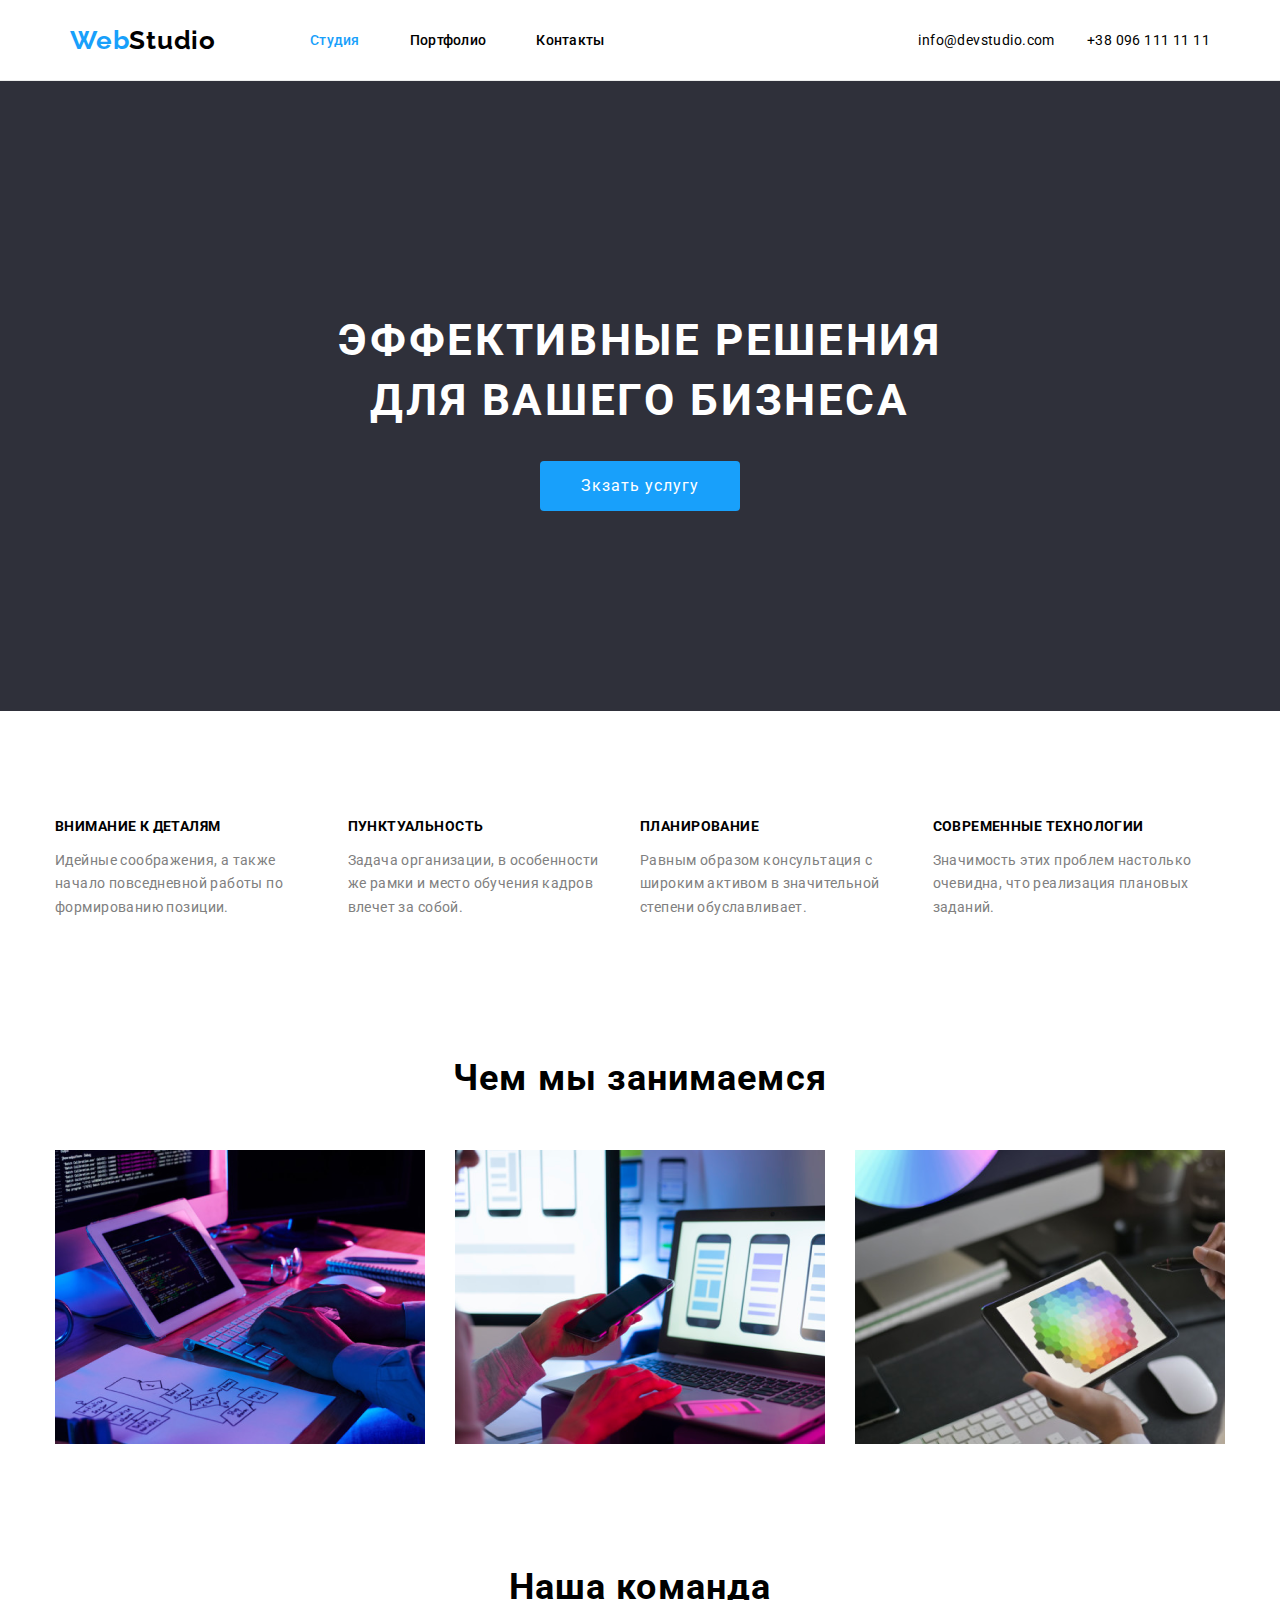
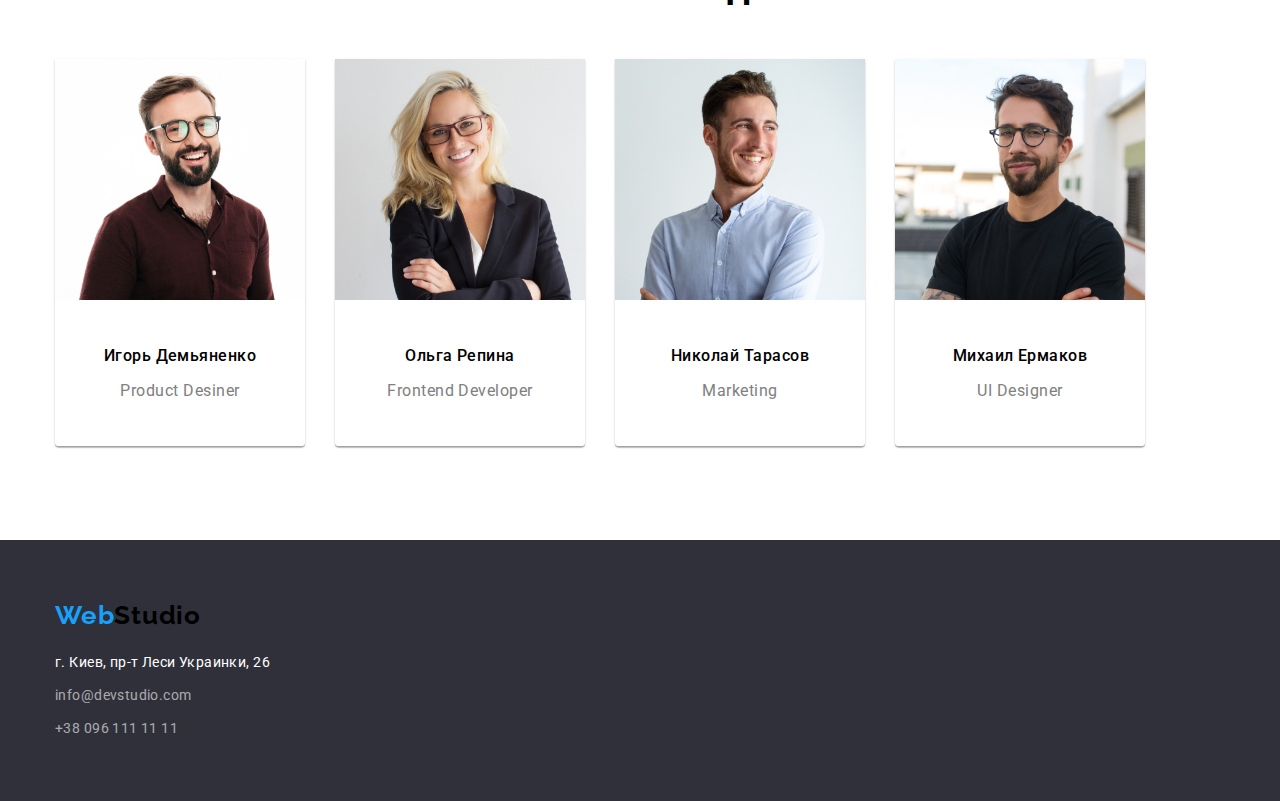
<file: index.html>
<!DOCTYPE html>
<html lang="en">
<head>
    <meta charset="UTF-8">
    <meta name="viewport" content="width=device-width, initial-scale=1.0">
    <title>Document</title>
<link rel="preconnect" href="https://fonts.gstatic.com">
<link
    href="https://fonts.googleapis.com/css2?family=Raleway:wght@400;700;900&family=Roboto:wght@400;500;700;900&display=swap"
    rel="stylesheet">
    <link rel="stylesheet" href="https://cdnjs.cloudflare.com/ajax/libs/modern-normalize/1.0.0/modern-normalize.min.css">
    <link rel="stylesheet" href="./style.css">
</head>
<body>
    <header class="page-header">
            <div class="container header flex">
         <nav class="container main-nav flex">    
            <a href="/" class="logo-web">Web<span class="logo-studio">Studio</span></a>

             <ul class="site-nav list flex">
                 <li class="nav-item"> 
                     <a class="nav-link current" href=""class="link">Студия</a></li>
                <li class="nav-item"> <a class="nav-link" href="./portfolio.html" class="link">Портфолио</a></li>
            <li class="nav-item"> <a class="nav-link" href="" class="link">Контакты</a></li>
            </ul>
            
            <ul class="auth-nav list flex">
                <li class="item"><a href=""class="link">info@devstudio.com</a></li>
                <li class="item"><a href=""class="link">+38 096 111 11 11</a></li>
            </ul>
            </nav>
        </div>
         </header>
         <main>
             <section class="hero">
                 <div class="hero-container">
                 <h1 class="main-title">Эффективные решения <br> для вашего бизнеса</h1>
               <a href="" class="btn-hero"> Зкзать услугу </a>
            </div>
             </section>
             <section class="section">
                 <div class="container advantages">
                 <ul class="advantages-list list">
                     <li class="item">
                         <h3 class="advantages-title">Внимание к деталям</h3>
                         <p class="advantages-contente">Идейные соображения, а также начало повседневной работы по формированию позиции.</p>
                     </li>
                    <li class="item">
                        <h3 class="advantages-title" >Пунктуальность</h3>
                        <p class="advantages-contente" >Задача организации, в особенности же рамки и место обучения кадров влечет за собой.</p>
                    </li>
                    <li class="item">
                        <h3 class="advantages-title" >Планирование</h3>
                        <p class="advantages-contente" >Равным образом консультация с широким активом в значительной степени обуславливает.</p>
                    </li>
                    <li class="item">
                        <h3 class="advantages-title">Современные технологии</h3>
                        <p class="advantages-contente">Значимость этих проблем настолько очевидна, что реализация плановых заданий.</p>
                    </li>
                 </ul>  
                </div>
             </section>
          
             <section class="section">
                 <div class="container">
                 <h2 class="section-title">Чем мы занимаемся</h2>
                 <ul class="activiti-list list flex">
                     <li class="activiti-item">
                         <img src="./img/box 1.png" alt="" width="370">
                     </li>
                     <li class="activiti-item" ><img src="./img/img.png" alt="" width="370" >

                     </li>
                     <li class="activiti-item"><img src="./img/img (1).png" alt="" width="370"></li>
                                                 
                </ul> 
             </section>
            <section>
                <div class="container comanda" >
                <h2 class="section-title">Наша команда</h2>
                <ul class="our-comanda list">
                    <li class="our-comanda-item">
                        <img src="./img/img.jpg" alt="Игорь Демьяненко" width="250">

                        <div class="comanda-card">

                        <h3 class="name">Игорь Демьяненко</h3>
                        <p class="profession">Product Desiner</p>

                       </div>
                    </li>
                    <li class="our-comanda-item">
                        <img src="./img/imgk.jpg" alt="Ольга Репина" width="250">

                        <div class="comanda-card">

                        <h3 class="name">Ольга Репина</h3>
                    <p class="profession">Frontend Developer</p>
                </div>
                </li>
                    <li class="our-comanda-item">
                        <img src="./img/img (1).jpg" alt="Николай Тарасов" width="250">

                        <div class="comanda-card" >
                        <h3 class="name">Николай Тарасов</h3>
                        <p class="profession">Marketing</p>
                    </div>
                    </li>
                    <li class="our-comanda-item">
                        <img src="./img/mi.jpg" alt="Михаил Ермаков" width="250">
                        <div class="comanda-card">
                        <h3 class="name">Михаил Ермаков</h3>
                        <p class="profession">UI Designer</p>
                    </div>
                    </li>
                </ul>
            </div>
            </section>
         </main>
         <footer class="page-footer">
           <div class="container">
                <a  href="/" class="logo-web">Web<span class="logo-studio">Studio</span></a>
            <address>
                <ul class="contact-footer list">
                    <li class="item">
                        <a class="address" href="">г. Киев, пр-т Леси Украинки, 26</a></li>
                    <li class="item">
                        <a class="contact-link" href="">info@devstudio.com</a></li>
                    <li class="item"><a class="contact-link" href="">+38 096 111 11 11</a></li>
                </ul>
            </address>
        </div>
         </footer>
        
</body>
</html>
</file>
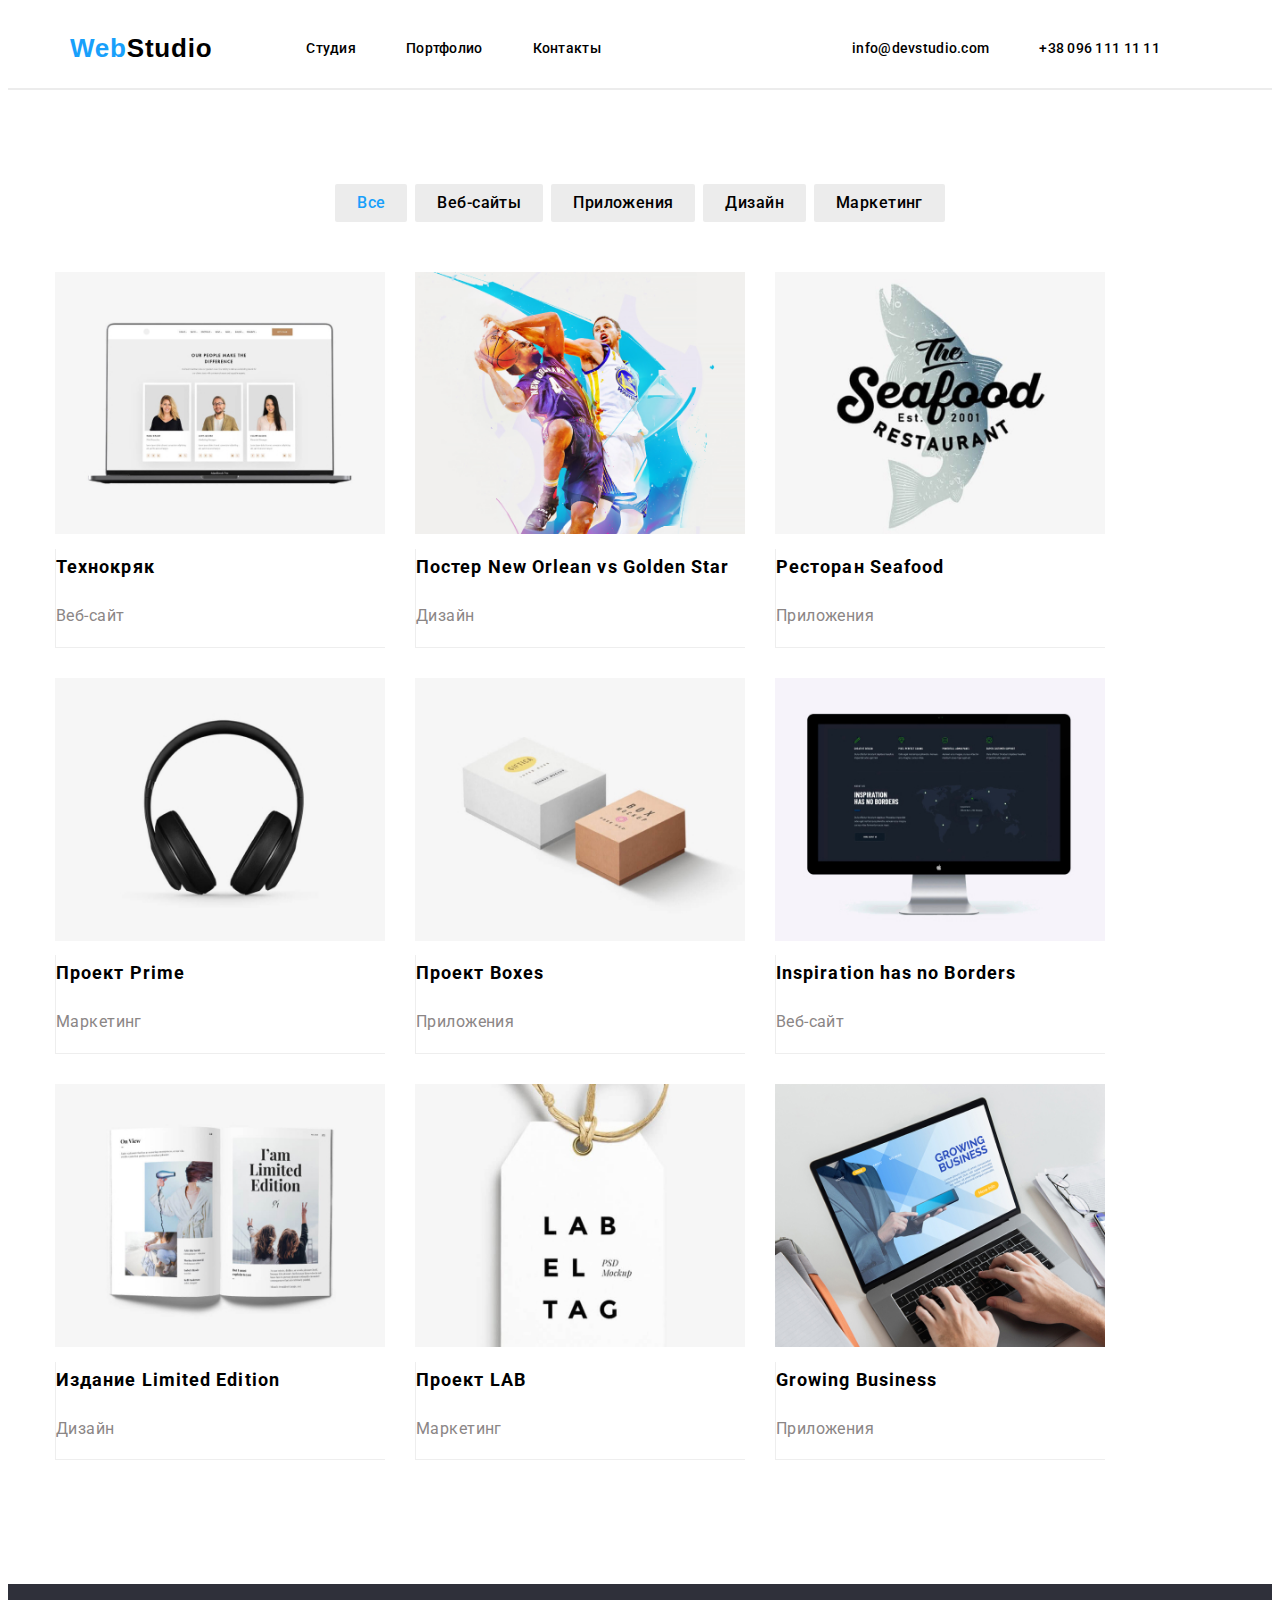
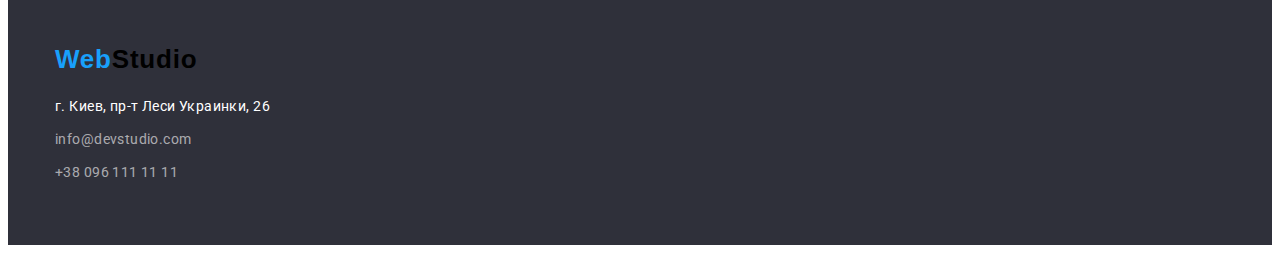
<file: portfolio.html>
<!DOCTYPE html>
<html lang="en">

<head>
    <meta charset="UTF-8">
    <meta name="viewport" content="width=device-width, initial-scale=1.0">
    <title>Document</title>
    <link rel="preconnect" href="https://fonts.gstatic.com">
    <link
        href="https://fonts.googleapis.com/css2?family=Roboto:ital,wght@0,400;0,500;0,700;0,900;1,400;1,500;1,700;1,900&display=swap"
        rel="stylesheet">
    <link rel="stylesheet" href="./style.css">
</head>

<body>
    <header class="page-header">
        <div class="container header flex">
        <nav class="container main-nav flex">
        <a href="/"class="logo-web">Web<span class="logo-studio">Studio</span></a>
               
                  <ul class="site-nav list flex">
                <li class="nav-item"> <a class="nav-link" href="./index.html" class="link">Студия</a></li>
                <li class="nav-item" > <a class="nav-link" href="./portfolio.html" class="link current">Портфолио</a></li>
                <li class="nav-item" > <a class="nav-link" href="" class="link">Контакты</a></li>
            </ul>
       
        <ul class="auth-nav list flex">
            <li class="nav-item" ><a class="nav-link href="" class="link">info@devstudio.com</a></li>
            <li class="nav-item" ><a class="nav-link href="" class="link">+38 096 111 11 11</a></li>
            
        </ul>
        </nav> 
        </div>
    </header>
    <main>
    <section class="portfolio-section">  
        <div class="container">
            <ul class="filters-list list flex">
              <li class="filter-item"> 
                  <a class="filter-button current"href="">Все</a></li>  
            

            <li class="filter-item"> 
                <a class="filter-button">Веб-сайты</a> 
            </li>
            <li class="filter-item"> <a class="filter-button">Приложения</a> 
            </li>
            <li class="filter-item"> <a class="filter-button">Дизайн</a>

            </li>
            <li class="filter-item"> <a class="filter-button">Маркетинг</a>

            </li>
        
            </ul>
        
                  <ul class="picture-list list flex">
                <li class="picture-card">
                    <img src="./img/img (9).jpg" alt="" width="370">

                   <div class="picture-card-content"> 
                       <h2 class="picture-card-title"> Технокряк </h2>
                        <p class="picture-card-text"> Веб-сайт </p>
                    </div>
                </li>
           
                <li class="picture-card">
                <img src="./img/bb.png" alt="" width="370">

                <div class="picture-card-content">
                    
                 <h2 class="picture-card-title"> Постер New Orlean vs Golden Star </h2>
                    <p class="picture-card-text"> Дизайн</p></div>
               
            </li>
            <li class="picture-card" >
                <img src="./img/img (11).jpg" alt="" width="370">

                <div class="picture-card-content">
                <h2 class="picture-card-title"> Ресторан Seafood </h2>
                    <p class="picture-card-text">Приложения</p>
              </div> 
            </li>

            <li class="picture-card" >
                <img src="./img/img (3).jpg" alt="" width="370">
              
                <div class="picture-card-content">
                <h2 class="picture-card-title"> Проект Prime</h2>
                  
                <p class="picture-card-text">Маркетинг</p>
               </div> 
            </li>

            <li class="picture-card" >
                <img src="./img/img (4).jpg" alt="" width="370">

                <div class="picture-card-content">
                <h2 class="picture-card-title" > Проект Boxes</h2>
                    <p class="picture-card-text">Приложения</p>
              </div>  
            </li>

            <li class="picture-card"> <img src="./img/img (5).jpg" alt="" width="370">

               <div class="picture-card-content">
            <h2 class="picture-card-title"> Inspiration has no Borders </h2>
                <p class="picture-card-text"> Веб-сайт</p>
            </div> 
            </li>

           <li class="picture-card">
            <img src="./img/img (6).jpg" alt="" width="370">

        <div class="picture-card-content">
            <h2 class="picture-card-title"> Издание Limited Edition</h2>
                <p class="picture-card-text">Дизайн</p>
           </div>
            </li>

            <li class="picture-card">
                <img src="./img/img (7).jpg" alt="" width="370">

            <div class="picture-card-content">
            <h2 class="picture-card-title">Проект LAB</h2>
                <p class="picture-card-text">Маркетинг</p>
           </div>
            </li>
            <li class="picture-card">
                <img src="./img/img (8).jpg" alt="" width="370">

               <div class="picture-card-content">
            <h2 class="picture-card-title" > Growing Business </h2>
                <p class="picture-card-text">Приложения</p>
            </div> 
           </li>
           
            </ul>
            </div>
            </section>
         </main>
    <footer class="page-footer">
        <div class="container">
            <a href="/" class="logo-web">Web<span class="logo-studio">Studio</span></a>
            <address>
                <ul class="contact-footer list">
                    <li class="item">
                        <a class="address" href="">г. Киев, пр-т Леси Украинки, 26</a></li>
                    <li class="item">
                        <a class="contact-link" href="">info@devstudio.com</a></li>
                    <li class="item"><a class="contact-link" href="">+38 096 111 11 11</a></li>
                </ul>
            </address>
        </div>
    </footer>

</body>

</html>
</file>
<file: style.css>
html {
  box-sizing: border-box;
}

*,
*::before,
*::after {
  box-sizing: border-box;
}

body {
  background-color: var(--primery-white-color);
  font-family: "Roboto", sans-serif;
  font-size: 14px;
  line-height: 1.17;
  letter-spacing: 0.03em;
}
section {
  display: block;
}
.list {
  list-style: none;
}
.page-header {
  border-bottom: 1px solid #ececec;
}
ul {
  padding-inline-start: 0px;
  margin: 0px;
  list-style: none;
}
.hero-container {
  width: 700px;
  text-align: center;
  margin-right: auto;
  margin-left: auto;
  padding-top: 200px;
  padding-bottom: 200px;
}
.logo-studio {
  color: #000;
  font-family: "Raleway", sans-serif;
  font-weight: bold;
  font-size: 26px;
  line-height: 1.19;
  letter-spacing: 0.03em;
  text-decoration: none;
}
.logo-web {
  color: var(--acent-color);
  font-family: "Raleway", sans-serif;
  font-weight: bold;
  font-size: 26px;
  line-height: 1.19;
  letter-spacing: 0.03em;
  text-decoration: none;
}
.container {
  width: 1200px;
  padding-left: 15px;
  padding-right: 15px;
  margin-left: auto;
  margin-right: auto;
}
.main-nav {
  display: flex;
  align-items: center;
}
.site-nav .link {
  padding-top: 32px;
  padding-bottom: 32px;

  color: var(--title-color);

  text-decoration: none;
}

.site-nav {
  display: flex;
  margin-left: 94px;
}
.nav-item {
  margin-right: 50px;
}
.nav-link {
  display: block;
  padding-top: 32px;
  padding-bottom: 32px;
  font-weight: 500;
  letter-spacing: 0.02em;
  color: var(--title-color);
  text-decoration: none;
}
.advantages {
  padding-top: 94px;
  padding-bottom: 94px;
}
.advantages-list {
  display: flex;
}
.advantages-list .item {
  width: 270px;
  margin-right: 30px;
}
.advantages-title {
  color: var(--title-color);
  font-weight: 700;
  font-size: 14px;
  line-height: 1.14;
  letter-spacing: 0.03em;
  text-transform: uppercase;
  margin-bottom: 10px;
}
.advantages-contente {
  color: gray;
  font-weight: 400;
  font-size: 14px;
  line-height: 1.7;
  letter-spacing: 0.03em;
}
.site-nav .item:not(:last-child) {
  margin-right: 50px;
}
.our-comanda {
  display: flex;
}

.our-comanda-item:not(:last-child) {
  margin-right: 30px;
}
.our-comanda-item {
  box-shadow: 0px 1px 3px rgba(0, 0, 0, 0.12), 0px 1px 1px rgba(0, 0, 0, 0.14),
    0px 2px 1px rgba(0, 0, 0, 0.2);
  border-radius: 0px 0px 4px 4px;
  overflow: hidden;
}
img {
  display: block;
  max-width: 100%;
  height: auto;
}

.nav-link:hover,
.nav-link:focus,
.contacts-link:hover,
.contacts-link:focus,
.nav-link.current,
.filter-button.current {
  color: var(--acent-color);
  text-decoration: none;
}

.flex {
  display: flex;
  align-items: center;
}

.activiti-item:not(:last-child) {
  margin-right: 30px;
}

.activiti-item {
  width: calc((100%-60px) / 3);
}

.comanda {
  padding-top: 94px;
  padding-bottom: 94px;
  text-align: center;
}
.comanda-card {
  background-color: var(--ptimary-text-color);
  padding: 30px 0px;
}
.name {
  color: var(--title-color);
  font-weight: 500;
  font-size: 16px;
  line-height: 1.2;
  letter-spacing: 0.03em;
  margin-bottom: 10px;
}
.profession {
  color: gray;
  font-weight: 400;
  font-size: 16px;
  line-height: 1.2;
  letter-spacing: 0.03em;
}
.section-title {
  color: var(--title-color);
  font-family: "Roboto", sans-serif;
  margin-bottom: 50px;
  font-weight: 700;
  font-size: 36px;
  line-height: 1.16;
  letter-spacing: 0.03em;
  text-align: center;
}

.specialists {
  color: var(--title-color);
  margin-bottom: 10px;
  font-weight: 500;
}
.auth-nav body {
  font-family: "Roboto", sans-serif;
  color: var(--title-color);
  text-decoration: none;
}

.auth-nav {
  display: flex;
  margin-left: auto;
}

.auth-nav .link:hover,
.auth-nav .link:focus,
.auth-nav .link {
  color: var(--title-color);
  text-decoration: none;
}
.auth-nav .item + .item {
  margin-left: 32px;
}

.hero {
  text-align: center;
  background-color: #2f303a;
}
.btn {
  width: 200px;
  height: 26px;
  font-weight: 500px;
  font-size: 16px;
  line-height: 1.25;
  text-decoration: none;
  color: white;
  background-color: var(--acent-color);
  border-radius: 4px;
  display: flex;
  justify-content: center;
  align-items: center;
}
.btn-hero {
  min-width: 200px;
  padding: 10px 32px;

  font-weight: 700px;
  font-size: 16px;

  line-height: 1.88;
  text-decoration: none;
  color: white;
  background-color: var(--acent-color);
  border-radius: 4px;
  border: transparent;
  display: inline-block;
  letter-spacing: 00.06em;
  align-items: center;
  text-align: center;
}

.btn-nav {
  width: 200px;
  height: 26px;
  font-weight: 500px;
  font-size: 16px;
  line-height: 1.25;
  text-decoration: none;
  color: black;
  background-color: white;
  border-radius: 4px;
  display: flex;
  justify-content: center;
  align-items: center;
}
.main-title {
  margin-bottom: 30px;
  text-transform: uppercase;
  font-weight: 900px;
  font-size: 44px;
  text-align: center;
  line-height: 1.36;
  letter-spacing: 00.06em;
  color: #ffffff;
}

.filters {
  text-decoration: none;
  list-style: none;
  font-family: "Roboto", sans-serif;
}
.filters-list {
  display: flex;
  justify-content: center;
  margin-bottom: 50px;
}
.picture {
  text-decoration: none;
  list-style: none;
  font-family: "Roboto", sans-serif;
}
.picture-list {
  flex-wrap: wrap;
  display: flex;
}
.picture-card {
  display: block;
  margin-right: 30px;
  margin-bottom: 30px;
}

.picture-card:not(:nth-child(3n)) {
  margin-right: 30px;
}
.picture-card {
  width: calc(100% / 3 - 60px);
}
.portfolio-section {
  padding-top: 94px;
  padding-bottom: 94px;
  border-top: 1px solid #ececec;
}
:root {
  --title-color: #000;
  --ptimary-text-color: white;
  --main-text-color: #000;
  --acent-color: #18a0fb;
}
.page-footer {
  padding-top: 60px;
  padding-bottom: 60px;
  background-color: #2f303a;
}
.contact-footer {
  margin-top: 20px;
  line-height: 1.71;
}
.contact-footer .item + .item {
  margin-top: 9px;
}
.address {
  color: var(--ptimary-text-color);
  font-weight: 400;
  font-size: 14px;
  line-height: 1.5;
  letter-spacing: 0.03em;
  text-decoration: none;
  font-style: normal;
}
.contact-link {
  text-decoration: none;
  font-style: normal;
  color: rgba(255, 255, 255, 0.6);
  font-weight: 400;
  font-size: 14px;
  line-height: 1.5;
  letter-spacing: 0.03em;
}

.filter-item:not(:last-child) {
  margin-right: 8px;
}

.filter-item {
  padding: 6px 22px;
  border-radius: 2px;
  text-align: center;
  background-color: #ececec;
  font-weight: 500;
  font-size: 16px;
  line-height: 1.62;
  align-items: center;
  text-decoration-color: black;
  color: #000;
}

.filter-button {
  text-decoration: none;
}
.picture-card-content {
  padding: 20px, 24px
  border-right: 1px solid #eeeeee;
  border-bottom: 1px solid #eeeeee;
  border-left: 1px solid #eeeeee;
  background-color: white;
}

.picture-card-title {
  color: var(--title-color);
  font-weight: 700;
  font-size: 18px;
  line-height: 2;
  letter-spacing: 0.06em;
}
.picture-card-text {
  color: #8b8686;
  font-weight: 400px;
  font-size: 16px;
  line-height: 1.87;
}
div {
  display: block;
}
</file>
